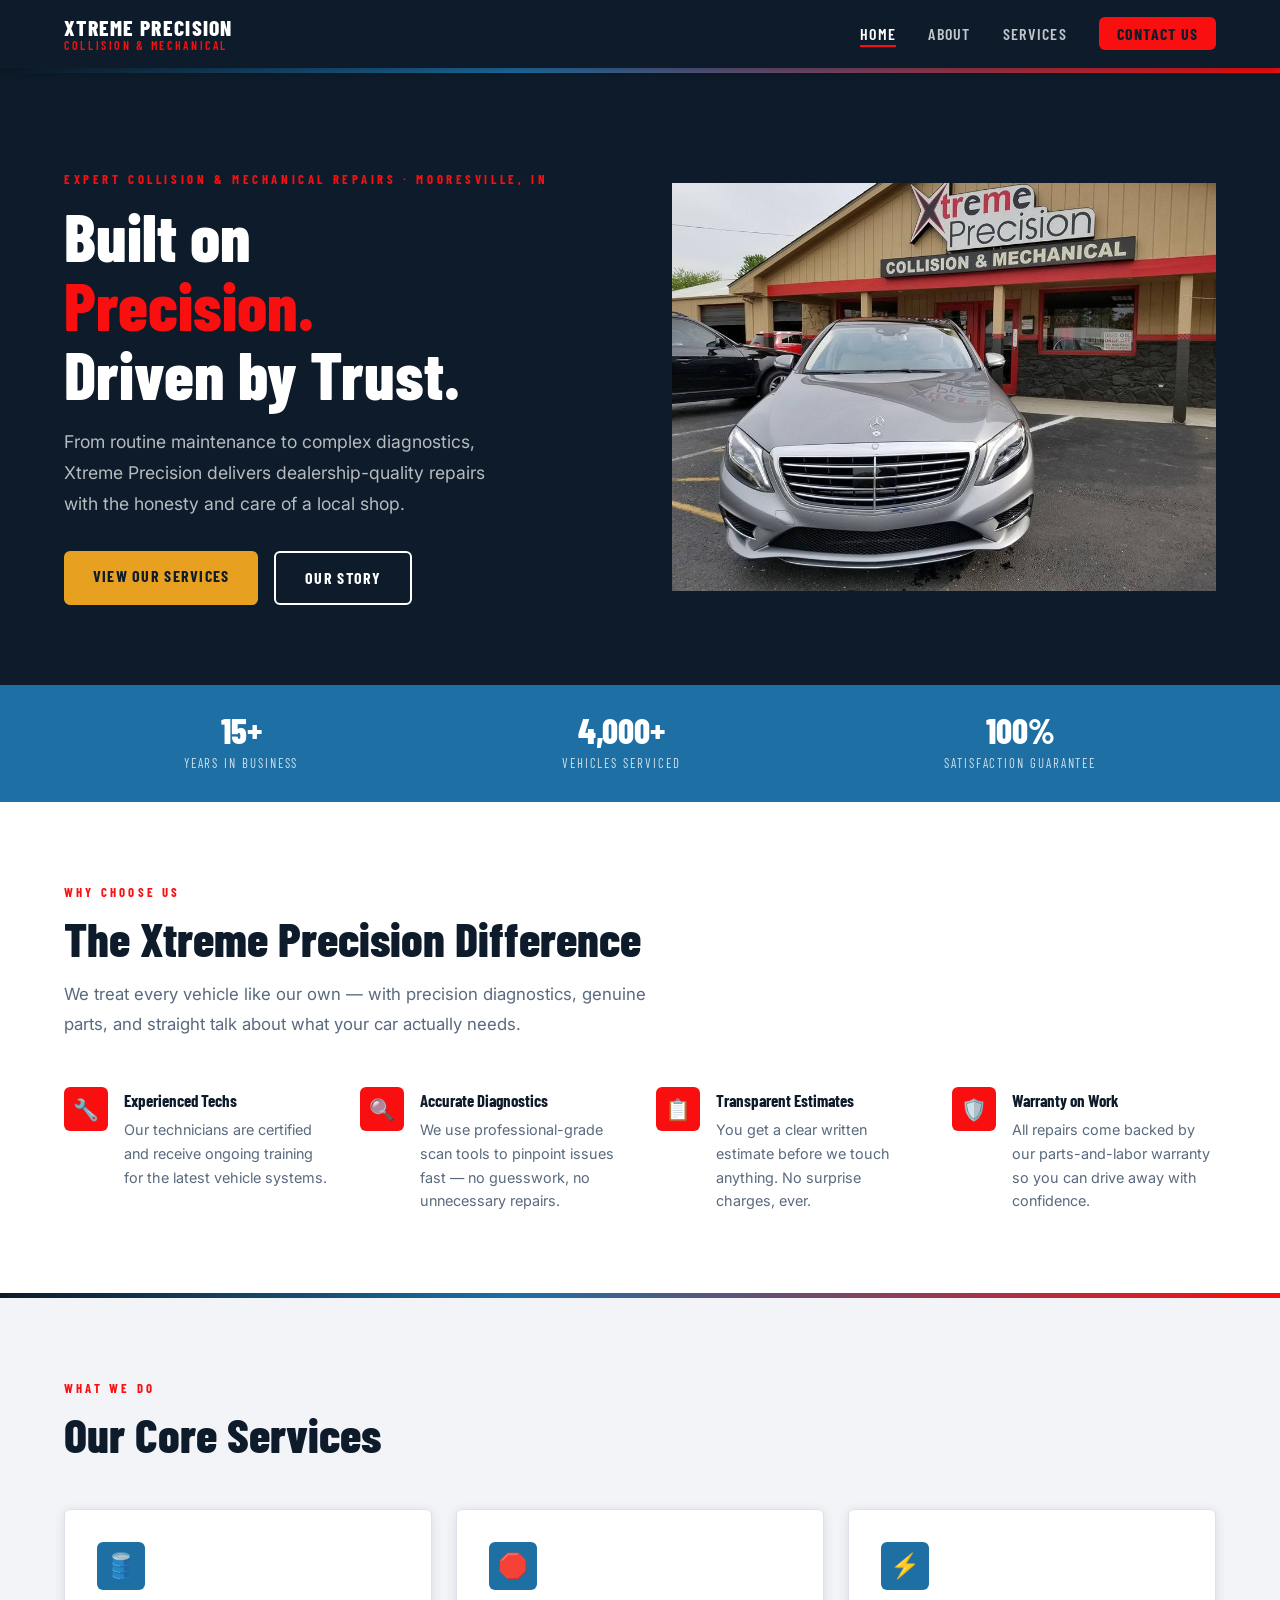
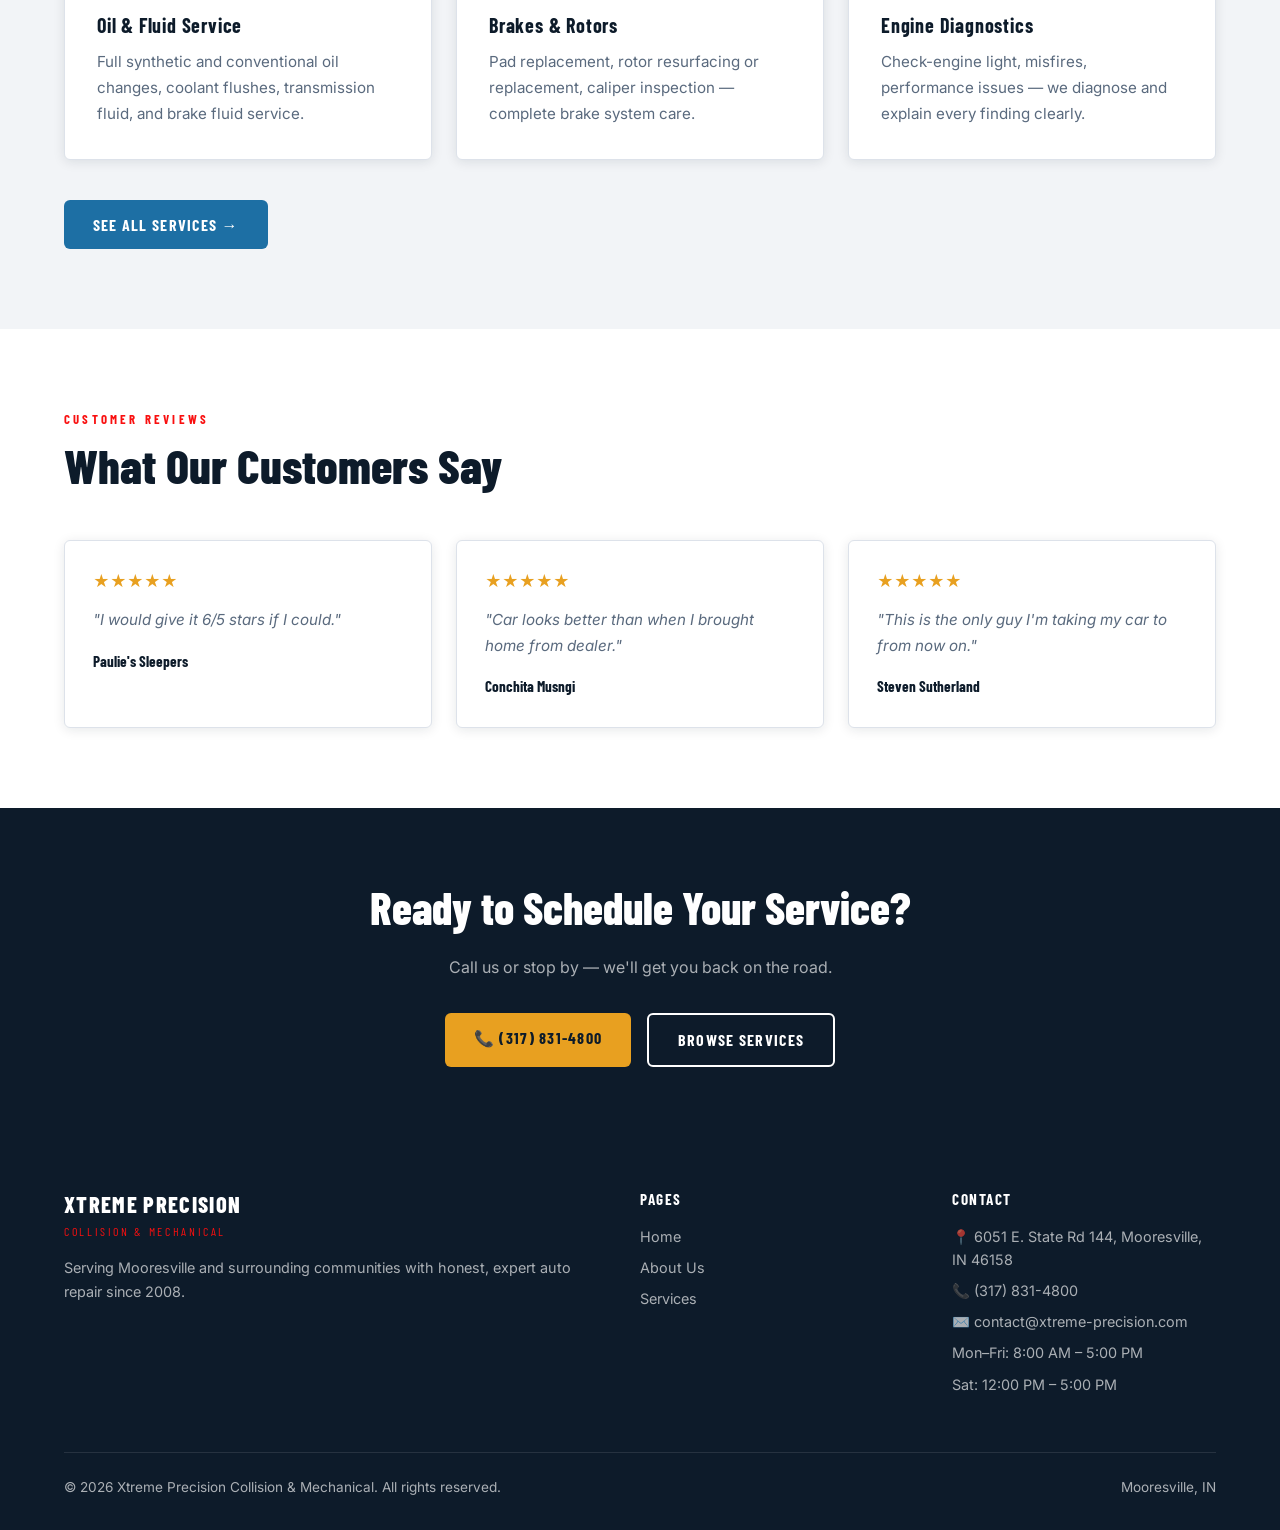
<file: index.html>
<!DOCTYPE html>
<html lang="en">
<head>
  <meta charset="UTF-8" />
  <meta name="viewport" content="width=device-width, initial-scale=1.0" />
  <title>Xtreme Precision Collision & Mechanical — Home</title>
  <link rel="stylesheet" href="style.css" />
  <style>
    /* ── Hero ── */
    .hero {
      background: var(--navy);
      padding: 96px 5% 80px;
      display: grid;
      grid-template-columns: 1fr 1fr;
      gap: 4rem;
      align-items: center;
      min-height: 520px;
    }
    .hero__label {
      font-family: var(--font-head);
      font-size: .8rem;
      font-weight: 700;
      letter-spacing: .28em;
      text-transform: uppercase;
      color: var(--red-bt);
      margin-bottom: .75rem;
    }
    .hero__title {
      font-family: var(--font-head);
      font-weight: 800;
      font-size: clamp(2.6rem, 5.5vw, 4.2rem);
      line-height: 1.02;
      color: var(--white);
      margin-bottom: 1.25rem;
    }
    .hero__title span { color: var(--red-bt); }
    .hero__body {
      font-size: 1.1rem;
      color: rgba(255,255,255,.7);
      line-height: 1.75;
      margin-bottom: 2rem;
      max-width: 440px;
    }
    .hero__actions { display: flex; gap: 1rem; flex-wrap: wrap; }

    /* ── Stats bar ── */
    .stats {
      background: var(--blue);
      display: flex;
      justify-content: space-around;
      flex-wrap: wrap;
      padding: 28px 5%;
      gap: 1.5rem;
    }
    .stat {
      text-align: center;
      color: var(--white);
    }
    .stat__num {
      font-family: var(--font-head);
      font-weight: 800;
      font-size: 2.2rem;
      line-height: 1;
      color: var(--white);
    }
    .stat__label {
      font-family: var(--font-head);
      font-size: .8rem;
      letter-spacing: .15em;
      text-transform: uppercase;
      color: rgba(255,255,255,.8);
      margin-top: .3rem;
    }

    /* ── Why us ── */
    .why-grid {
      display: grid;
      grid-template-columns: repeat(auto-fit, minmax(220px, 1fr));
      gap: 2rem;
      margin-top: 3rem;
    }
    .why-item {
      display: flex;
      gap: 1rem;
      align-items: flex-start;
    }
    .why-item__icon {
      flex-shrink: 0;
      width: 44px; height: 44px;
      background: var(--red-bt);
      border-radius: var(--radius);
      display: flex; align-items: center; justify-content: center;
      font-size: 1.3rem;
    }
    .why-item__title {
      font-family: var(--font-head);
      font-weight: 700;
      font-size: 1.05rem;
      color: var(--navy);
      margin-bottom: .25rem;
    }
    .why-item__body { font-size: .9rem; color: var(--muted); line-height: 1.65; }

    /* ── Services preview ── */
    .services-preview { margin-top: 3rem; }

    /* ── CTA band ── */
    .cta-band {
      background: var(--navy);
      padding: 64px 5%;
      text-align: center;
    }
    .cta-band__title {
      font-family: var(--font-head);
      font-weight: 800;
      font-size: clamp(1.8rem, 3.5vw, 2.8rem);
      color: var(--white);
      margin-bottom: .75rem;
    }
    .cta-band__sub {
      color: rgba(255,255,255,.65);
      font-size: 1rem;
      margin-bottom: 2rem;
    }
    .cta-band__actions { display: flex; gap: 1rem; justify-content: center; flex-wrap: wrap; }

    /* ── Testimonials ── */
    .testimonial-grid {
      display: grid;
      grid-template-columns: repeat(auto-fit, minmax(280px, 1fr));
      gap: 1.5rem;
      margin-top: 3rem;
    }
    .testimonial {
      background: var(--white);
      border: 1px solid var(--border);
      border-radius: var(--radius);
      padding: 1.75rem;
      box-shadow: var(--shadow);
    }
    .testimonial__stars { color: var(--amber); font-size: 1rem; margin-bottom: .75rem; }
    .testimonial__text { font-size: .95rem; color: var(--muted); line-height: 1.7; margin-bottom: 1rem; font-style: italic; }
    .testimonial__name { font-family: var(--font-head); font-weight: 700; font-size: .95rem; color: var(--navy); }

    @media (max-width: 768px) {
      .hero { grid-template-columns: 1fr; gap: 2rem; min-height: auto; }
      .hero__visual { display: none; }
    }
    @media (max-width: 540px) {
      .hero {
        padding: 48px 6% 48px;
    }
    @media (max-width: 480px) {
      .stats { justify-content: space-evenly; }
      .stat { min-width: 40%; }
    }
  </style>
  <link rel="icon" type="image/x-icon" href="img/favicon.ico" />
  <link rel="icon" type="image/png" sizes="32x32" href="img/favicon-32x32.png" />
  <link rel="icon" type="image/png" sizes="16x16" href="img/favicon-16x16.png" />
  <link rel="apple-touch-icon" sizes="180x180" href="img/apple-touch-icon.png" />
  <link rel="android-192" sizes="192x192" href="img/android-chrome-192x192.png" />
  <link rel="android-512" sizes="512x512" href="img/android-chrome-512x512.png" />
  <link rel="manifest" href="img/site.webmanifest" />
</head>
<body>

  <!-- Navigation -->
  <nav class="nav">
    <a href="index.html" class="nav__logo">
      <span class="nav__logo-top">Xtreme Precision</span>
      <span class="nav__logo-sub">Collision & Mechanical</span>
    </a>
    <ul class="nav__links">
      <li><a href="index.html" class="active">Home</a></li>
      <li><a href="about.html" class="hide-sm">About</a></li>
      <li><a href="services.html">Services</a></li>
      <li><a href="tel:+13178314800" class="nav__cta">Contact Us</a></li>
    </ul>
    <button class="nav__toggle" onclick="this.closest('nav').querySelector('.nav__links').classList.toggle('open')" aria-label="Menu">
      <span></span><span></span><span></span>
    </button>
  </nav>

  <!-- Precision stripe -->
  <div class="stripe"></div>

  <!-- Hero -->
  <section class="hero">
    <div class="hero__content">
      <p class="hero__label">Expert Collision & Mechanical Repairs · Mooresville, IN</p>
      <h1 class="hero__title">Built on<br><span>Precision.</span><br>Driven by Trust.</h1>
      <p class="hero__body">
        From routine maintenance to complex diagnostics, Xtreme Precision delivers
        dealership-quality repairs with the honesty and care of a local shop.
      </p>
      <div class="hero__actions">
        <a href="services.html" class="btn btn--amber">View Our Services</a>
        <a href="about.html" class="btn btn--outline">Our Story</a>
      </div>
    </div>
    <div class="hero__visual" aria-hidden="true">
      <img src="img/pic_mercedes.jpg" alt="mercedes"/>
      
      <!-- Decorative SVG gear / wrench graphic -->
      <!-- svg viewBox="0 0 320 320" fill="none" xmlns="http://www.w3.org/2000/svg" style="max-width:320px;opacity:.18;">
        <circle cx="160" cy="160" r="140" stroke="#1D6FA4" stroke-width="2"/>
        <circle cx="160" cy="160" r="100" stroke="#E8A020" stroke-width="1.5" stroke-dasharray="8 6"/>
        <circle cx="160" cy="160" r="40" fill="#1D6FA4" opacity=".6"/>
        <path d="M160 60 L170 100 L160 110 L150 100Z" fill="#E8A020"/>
        <path d="M160 260 L170 220 L160 210 L150 220Z" fill="#E8A020"/>
        <path d="M60 160 L100 170 L110 160 L100 150Z" fill="#E8A020"/>
        <path d="M260 160 L220 170 L210 160 L220 150Z" fill="#E8A020"/>
        <path d="M90 90 L118 120 L112 130 L100 122Z" fill="#1D6FA4"/>
        <path d="M230 230 L202 200 L208 190 L220 198Z" fill="#1D6FA4"/>
        <path d="M90 230 L118 200 L130 206 L122 218Z" fill="#1D6FA4"/>
        <path d="M230 90 L202 120 L190 114 L198 102Z" fill="#1D6FA4"/>
      <svg-->
    </div>
  </section>

  <!-- Stats bar -->
  <div class="stats">
    <div class="stat">
      <div class="stat__num">15+</div>
      <div class="stat__label">Years in Business</div>
    </div>
    <div class="stat">
      <div class="stat__num">4,000+</div>
      <div class="stat__label">Vehicles Serviced</div>
    </div>
    <div class="stat">
      <div class="stat__num">100%</div>
      <div class="stat__label">Satisfaction Guarantee</div>
    </div>
  </div>

  <!-- Why Us -->
  <section class="section">
    <p class="section__label">Why Choose Us</p>
    <h2 class="section__title">The Xtreme Precision Difference</h2>
    <p class="section__body">We treat every vehicle like our own — with precision diagnostics, genuine parts, and straight talk about what your car actually needs.</p>
    <div class="why-grid">
      <div class="why-item">
        <div class="why-item__icon">🔧</div>
        <div>
          <div class="why-item__title">Experienced Techs</div>
          <p class="why-item__body">Our technicians are certified and receive ongoing training for the latest vehicle systems.</p>
        </div>
      </div>
      <div class="why-item">
        <div class="why-item__icon">🔍</div>
        <div>
          <div class="why-item__title">Accurate Diagnostics</div>
          <p class="why-item__body">We use professional-grade scan tools to pinpoint issues fast — no guesswork, no unnecessary repairs.</p>
        </div>
      </div>
      <div class="why-item">
        <div class="why-item__icon">📋</div>
        <div>
          <div class="why-item__title">Transparent Estimates</div>
          <p class="why-item__body">You get a clear written estimate before we touch anything. No surprise charges, ever.</p>
        </div>
      </div>
      <div class="why-item">
        <div class="why-item__icon">🛡️</div>
        <div>
          <div class="why-item__title">Warranty on Work</div>
          <p class="why-item__body">All repairs come backed by our parts-and-labor warranty so you can drive away with confidence.</p>
        </div>
      </div>
    </div>
  </section>

  <div class="stripe"></div>

  <!-- Services Preview -->
  <section class="section section--silver">
    <p class="section__label">What We Do</p>
    <h2 class="section__title">Our Core Services</h2>
    <div class="card-grid card-grid--3 services-preview">
      <div class="card">
        <div class="card__icon">🛢️</div>
        <div class="card__title">Oil & Fluid Service</div>
        <p class="card__body">Full synthetic and conventional oil changes, coolant flushes, transmission fluid, and brake fluid service.</p>
      </div>
      <div class="card">
        <div class="card__icon">🛑</div>
        <div class="card__title">Brakes & Rotors</div>
        <p class="card__body">Pad replacement, rotor resurfacing or replacement, caliper inspection — complete brake system care.</p>
      </div>
      <div class="card">
        <div class="card__icon">⚡</div>
        <div class="card__title">Engine Diagnostics</div>
        <p class="card__body">Check-engine light, misfires, performance issues — we diagnose and explain every finding clearly.</p>
      </div>
    </div>
    <div style="margin-top:2.5rem;">
      <a href="services.html" class="btn btn--blue">See All Services →</a>
    </div>
  </section>

  <!-- Testimonials -->
  <section class="section">
    <p class="section__label">Customer Reviews</p>
    <h2 class="section__title">What Our Customers Say</h2>
    <div class="testimonial-grid">
      <div class="testimonial">
        <div class="testimonial__stars">★★★★★</div>
        <p class="testimonial__text">"I would give it 6/5 stars if I could."</p>
        <div class="testimonial__name">Paulie's Sleepers</div>
      </div>
      <div class="testimonial">
        <div class="testimonial__stars">★★★★★</div>
        <p class="testimonial__text">"Car looks better than when I brought home from dealer."</p>
        <div class="testimonial__name">Conchita Musngi</div>
      </div>
      <div class="testimonial">
        <div class="testimonial__stars">★★★★★</div>
        <p class="testimonial__text">"This is the only guy I'm taking my car to from now on."</p>
        <div class="testimonial__name">Steven Sutherland</div>
      </div>
    </div>
  </section>

  <!-- CTA Band -->
  <div class="cta-band">
    <h2 class="cta-band__title">Ready to Schedule Your Service?</h2>
    <p class="cta-band__sub">Call us or stop by — we'll get you back on the road.</p>
    <div class="cta-band__actions">
      <a href="tel:+13178314800" class="btn btn--amber">📞 (317) 831-4800</a>
      <a href="services.html" class="btn btn--outline">Browse Services</a>
    </div>
  </div>

  <!-- Footer -->
  <footer class="footer">
    <div class="footer__grid">
      <div>
        <div class="footer__brand-name">Xtreme Precision</div>
        <div class="footer__brand-tag">Collision & Mechanical</div>
        <p class="footer__desc">Serving Mooresville and surrounding communities with honest, expert auto repair since 2008.</p>
      </div>
      <div>
        <div class="footer__col-title">Pages</div>
        <ul class="footer__col">
          <li><a href="index.html">Home</a></li>
          <li><a href="about.html">About Us</a></li>
          <li><a href="services.html">Services</a></li>
        </ul>
      </div>
      <div>
        <div class="footer__col-title">Contact</div>
        <ul class="footer__col">
          <li>📍 6051 E. State Rd 144, Mooresville, IN 46158</li>
          <li>📞 (317) 831-4800</li>
          <li>✉️ contact@xtreme-precision.com</li>
          <li>Mon–Fri: 8:00 AM – 5:00 PM</li>
          <li>Sat: 12:00 PM – 5:00 PM</li>
        </ul>
      </div>
    </div>
    <div class="footer__bottom">
      <span>© 2026 Xtreme Precision Collision & Mechanical. All rights reserved.</span>
      <span>Mooresville, IN</span>
    </div>
  </footer>

</body>
</html>
</file>
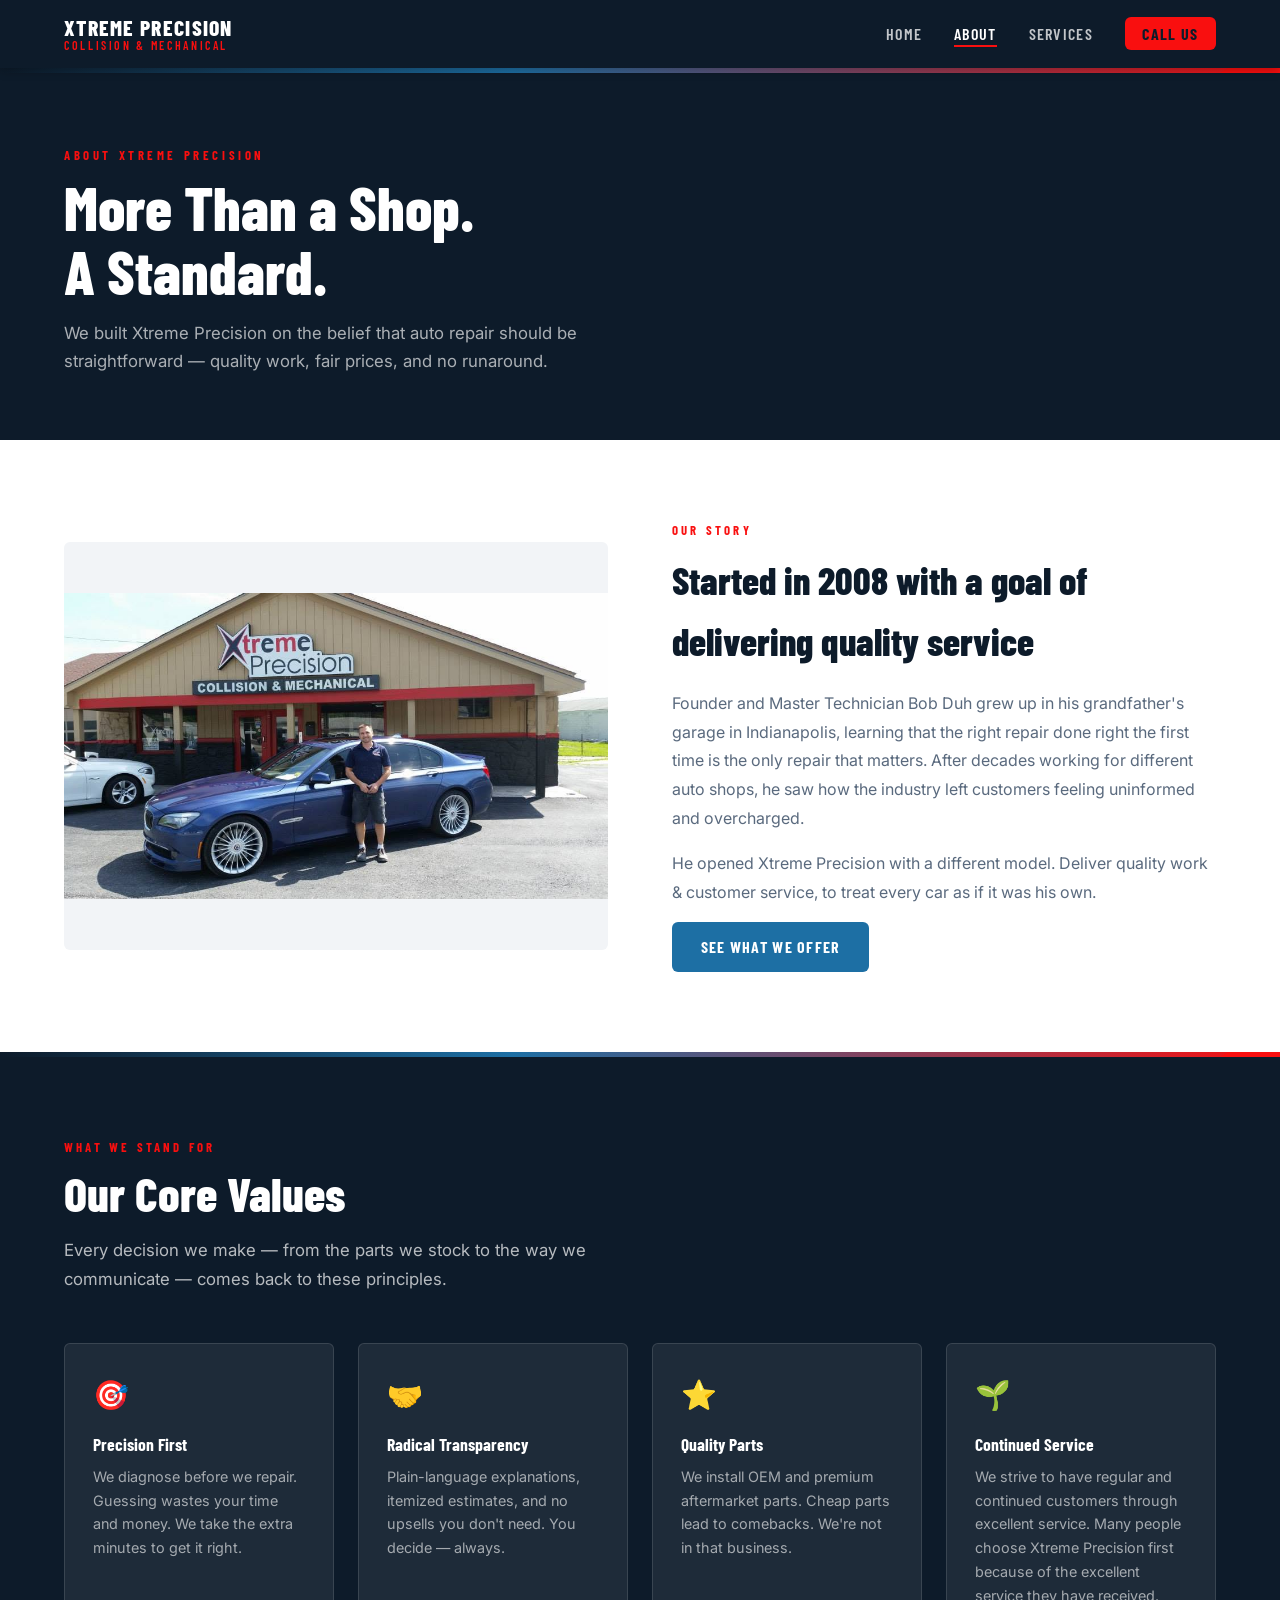
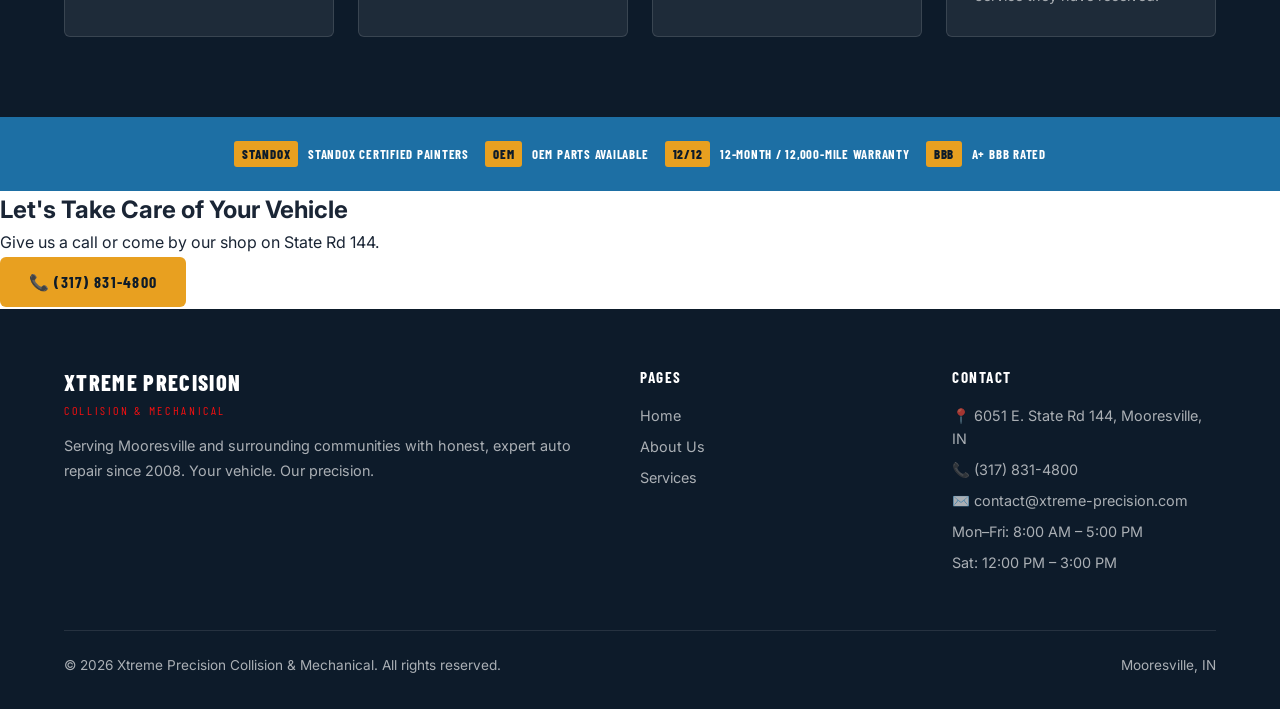
<file: about.html>
<!DOCTYPE html>
<html lang="en">
<head>
  <meta charset="UTF-8" />
  <meta name="viewport" content="width=device-width, initial-scale=1.0" />
  <title>Xtreme Precision Collision & Mechanical — About Us</title>
  <link rel="stylesheet" href="style.css" />
  <style>
    /* ── Page hero ── */
    .page-hero {
      background: var(--navy);
      padding: 72px 5% 64px;
    }
    .page-hero__label {
      font-family: var(--font-head);
      font-size: .8rem;
      font-weight: 700;
      letter-spacing: .28em;
      text-transform: uppercase;
      color: var(--red-bt);
      margin-bottom: .6rem;
    }
    .page-hero__title {
      font-family: var(--font-head);
      font-weight: 800;
      font-size: clamp(2.4rem, 5vw, 3.8rem);
      color: var(--white);
      line-height: 1.05;
      margin-bottom: 1rem;
    }
    .page-hero__sub {
      font-size: 1.05rem;
      color: rgba(255,255,255,.65);
      max-width: 520px;
      line-height: 1.7;
    }

    /* ── Story split ── */
    .story {
      display: grid;
      grid-template-columns: 1fr 1fr;
      gap: 4rem;
      align-items: center;
    }
    .story__img-wrap {
      background: var(--silver);
      border-radius: var(--radius);
      overflow: hidden;
      aspect-ratio: 4/3;
      display: flex;
      align-items: center;
      justify-content: center;
    }
    .story__img-placeholder {
      font-size: 5rem;
      opacity: 1;
    }
    .story__title {
      font-family: var(--font-head);
      font-weight: 800;
      font-size: clamp(1.8rem, 3vw, 2.5rem);
      color: var(--navy);
      margin-bottom: 1rem;
    }
    .story__body {
      font-size: 1rem;
      color: var(--muted);
      line-height: 1.8;
      margin-bottom: 1rem;
    }

    /* ── Values ── */
    .values-grid {
      display: grid;
      grid-template-columns: repeat(auto-fit, minmax(220px, 1fr));
      gap: 1.5rem;
      margin-top: 3rem;
    }
    .value-card {
      background: rgba(255,255,255,.07);
      border: 1px solid rgba(255,255,255,.12);
      border-radius: var(--radius);
      padding: 1.75rem;
      transition: background .2s;
    }
    .value-card:hover { background: rgba(255,255,255,.12); }
    .value-card__icon { font-size: 1.8rem; margin-bottom: .8rem; }
    .value-card__title {
      font-family: var(--font-head);
      font-weight: 700;
      font-size: 1.1rem;
      color: var(--white);
      margin-bottom: .4rem;
    }
    .value-card__body { font-size: .9rem; color: rgba(255,255,255,.6); line-height: 1.65; }

    /* ── Team ── */
    .team-grid {
      display: grid;
      grid-template-columns: repeat(auto-fit, minmax(240px, 1fr));
      gap: 1.5rem;
      margin-top: 3rem;
    }
    .team-card {
      background: var(--white);
      border: 1px solid var(--border);
      border-radius: var(--radius);
      overflow: hidden;
      box-shadow: var(--shadow);
      transition: transform .2s, box-shadow .2s;
    }
    .team-card:hover { transform: translateY(-3px); box-shadow: var(--shadow-lg); }
    .team-card__avatar {
      background: var(--silver);
      height: 160px;
      display: flex;
      align-items: center;
      justify-content: center;
      font-size: 3.5rem;
    }
    .team-card__info { padding: 1.25rem; }
    .team-card__name {
      font-family: var(--font-head);
      font-weight: 700;
      font-size: 1.1rem;
      color: var(--navy);
    }
    .team-card__role {
      font-size: .85rem;
      color: var(--blue);
      font-weight: 600;
      margin-bottom: .4rem;
    }
    .team-card__bio { font-size: .875rem; color: var(--muted); line-height: 1.6; }

    /* ── Certifications bar ── */
    .cert-bar {
      background: var(--blue);
      padding: 32px 5%;
      display: flex;
      flex-wrap: wrap;
      gap: 2rem;
      align-items: center;
      justify-content: center;
    }
    .cert-item {
      display: flex;
      align-items: center;
      gap: .6rem;
      color: var(--white);
      font-family: var(--font-head);
      font-weight: 700;
      font-size: .95rem;
      letter-spacing: .06em;
      text-transform: uppercase;
    }
    .cert-item__badge {
      background: var(--amber);
      color: var(--navy);
      font-family: var(--font-head);
      font-weight: 800;
      font-size: .8rem;
      padding: .2rem .5rem;
      border-radius: 3px;
    }

    @media (max-width: 768px) {
      .story { grid-template-columns: 1fr; gap: 2rem; }
      .story__img-wrap { display: none; }
    }
    @media (max-width: 540px) {
    .page-hero {
      padding: 40px 6% 36px; }
    }
    .cert-bar {
      gap: 1rem;
      padding: 24px 5%;
    }
    .cert-item {
    font-size: .8rem;
    }
  </style>
  <link rel="icon" type="image/x-icon" href="img/favicon.ico" />
  <link rel="icon" type="image/png" sizes="32x32" href="img/favicon-32x32.png" />
  <link rel="icon" type="image/png" sizes="16x16" href="img/favicon-16x16.png" />
  <link rel="apple-touch-icon" sizes="180x180" href="img/apple-touch-icon.png" />
  <link rel="android-192" sizes="192x192" href="img/android-chrome-192x192.png" />
  <link rel="android-512" sizes="512x512" href="img/android-chrome-512x512.png" />
  <link rel="manifest" href="img/site.webmanifest" />
</head>
<body>

  <!-- Navigation -->
  <nav class="nav">
    <a href="index.html" class="nav__logo">
      <span class="nav__logo-top">Xtreme Precision</span>
      <span class="nav__logo-sub">Collision & Mechanical</span>
    </a>
    <ul class="nav__links">
      <li><a href="index.html">Home</a></li>
      <li><a href="about.html" class="active hide-sm">About</a></li>
      <li><a href="services.html">Services</a></li>
      <li><a href="tel:+13178314800" class="nav__cta">Call Us</a></li>
    </ul>
    <button class="nav__toggle" onclick="this.closest('nav').querySelector('.nav__links').classList.toggle('open')" aria-label="Menu">
      <span></span><span></span><span></span>
    </button>
  </nav>
  <div class="stripe"></div>

  <!-- Page Hero -->
  <section class="page-hero">
    <p class="page-hero__label">About Xtreme Precision</p>
    <h1 class="page-hero__title">More Than a Shop.<br>A Standard.</h1>
    <p class="page-hero__sub">We built Xtreme Precision on the belief that auto repair should be straightforward — quality work, fair prices, and no runaround.</p>
  </section>

  <!-- Our Story -->
  <section class="section">
    <div class="story">
      <div class="story__img-wrap" aria-hidden="true">
        <span class="story__img-placeholder"><img src="img/pic_bob.jpg" alt="Bob Duh 2013"/></span>
      </div>
      <div>
        <p class="section__label">Our Story</p>
        <h2 class="story__title">Started in 2008 with a goal of delivering quality service</h2>
        <p class="story__body">Founder and Master Technician Bob Duh grew up in his grandfather's garage in Indianapolis, learning that the right repair done right the first time is the only repair that matters. After decades working for different auto shops, he saw how the industry left customers feeling uninformed and overcharged.</p>
        <p class="story__body">He opened Xtreme Precision with a different model. Deliver quality work & customer service, to treat every car as if it was his own.</p>
        <a href="services.html" class="btn btn--blue">See What We Offer</a>
      </div>
    </div>
  </section>

  <div class="stripe"></div>

  <!-- Core Values -->
  <section class="section section--navy">
    <p class="section__label">What We Stand For</p>
    <h2 class="section__title">Our Core Values</h2>
    <p class="section__body">Every decision we make — from the parts we stock to the way we communicate — comes back to these principles.</p>
    <div class="values-grid">
      <div class="value-card">
        <div class="value-card__icon">🎯</div>
        <div class="value-card__title">Precision First</div>
        <p class="value-card__body">We diagnose before we repair. Guessing wastes your time and money. We take the extra minutes to get it right.</p>
      </div>
      <div class="value-card">
        <div class="value-card__icon">🤝</div>
        <div class="value-card__title">Radical Transparency</div>
        <p class="value-card__body">Plain-language explanations, itemized estimates, and no upsells you don't need. You decide — always.</p>
      </div>
      <div class="value-card">
        <div class="value-card__icon">⭐</div>
        <div class="value-card__title">Quality Parts</div>
        <p class="value-card__body">We install OEM and premium aftermarket parts. Cheap parts lead to comebacks. We're not in that business.</p>
      </div>
      <div class="value-card">
        <div class="value-card__icon">🌱</div>
        <div class="value-card__title">Continued Service</div>
        <p class="value-card__body">We strive to have regular and continued customers through excellent service. Many people choose Xtreme Precision first because of the excellent service they have received.</p>
      </div>
    </div>
  </section>

  <!-- Certifications -->
  <div class="cert-bar">
    <div class="cert-item"><span class="cert-item__badge">Standox</span> Standox Certified Painters</div>
    <div class="cert-item"><span class="cert-item__badge">OEM</span> OEM Parts Available</div>
    <div class="cert-item"><span class="cert-item__badge">12/12</span> 12-Month / 12,000-Mile Warranty</div>
    <div class="cert-item"><span class="cert-item__badge">BBB</span> A+ BBB Rated</div>
  </div>

  <!-- CTA Band -->
  <div class="cta-band">
    <h2 class="cta-band__title">Let's Take Care of Your Vehicle</h2>
    <p class="cta-band__sub">Give us a call or come by our shop on State Rd 144.</p>
    <div class="cta-band__actions">
      <a href="tel:+13178314800" class="btn btn--amber">📞 (317) 831-4800</a>
      <a href="services.html" class="btn btn--outline">View Services</a>
    </div>
  </div>

  <!-- Footer -->
  <footer class="footer">
    <div class="footer__grid">
      <div>
        <div class="footer__brand-name">Xtreme Precision</div>
        <div class="footer__brand-tag">Collision & Mechanical</div>
        <p class="footer__desc">Serving Mooresville and surrounding communities with honest, expert auto repair since 2008. Your vehicle. Our precision.</p>
      </div>
      <div>
        <div class="footer__col-title">Pages</div>
        <ul class="footer__col">
          <li><a href="index.html">Home</a></li>
          <li><a href="about.html">About Us</a></li>
          <li><a href="services.html">Services</a></li>
        </ul>
      </div>
      <div>
        <div class="footer__col-title">Contact</div>
        <ul class="footer__col">
          <li>📍 6051 E. State Rd 144, Mooresville, IN</li>
          <li>📞 (317) 831-4800</li>
          <li>✉️ contact@xtreme-precision.com</li>
          <li>Mon–Fri: 8:00 AM – 5:00 PM</li>
          <li>Sat: 12:00 PM – 3:00 PM</li>
        </ul>
      </div>
    </div>
    <div class="footer__bottom">
      <span>© 2026 Xtreme Precision Collision & Mechanical. All rights reserved.</span>
      <span>Mooresville, IN</span>
    </div>
  </footer>

</body>
</html>
</file>
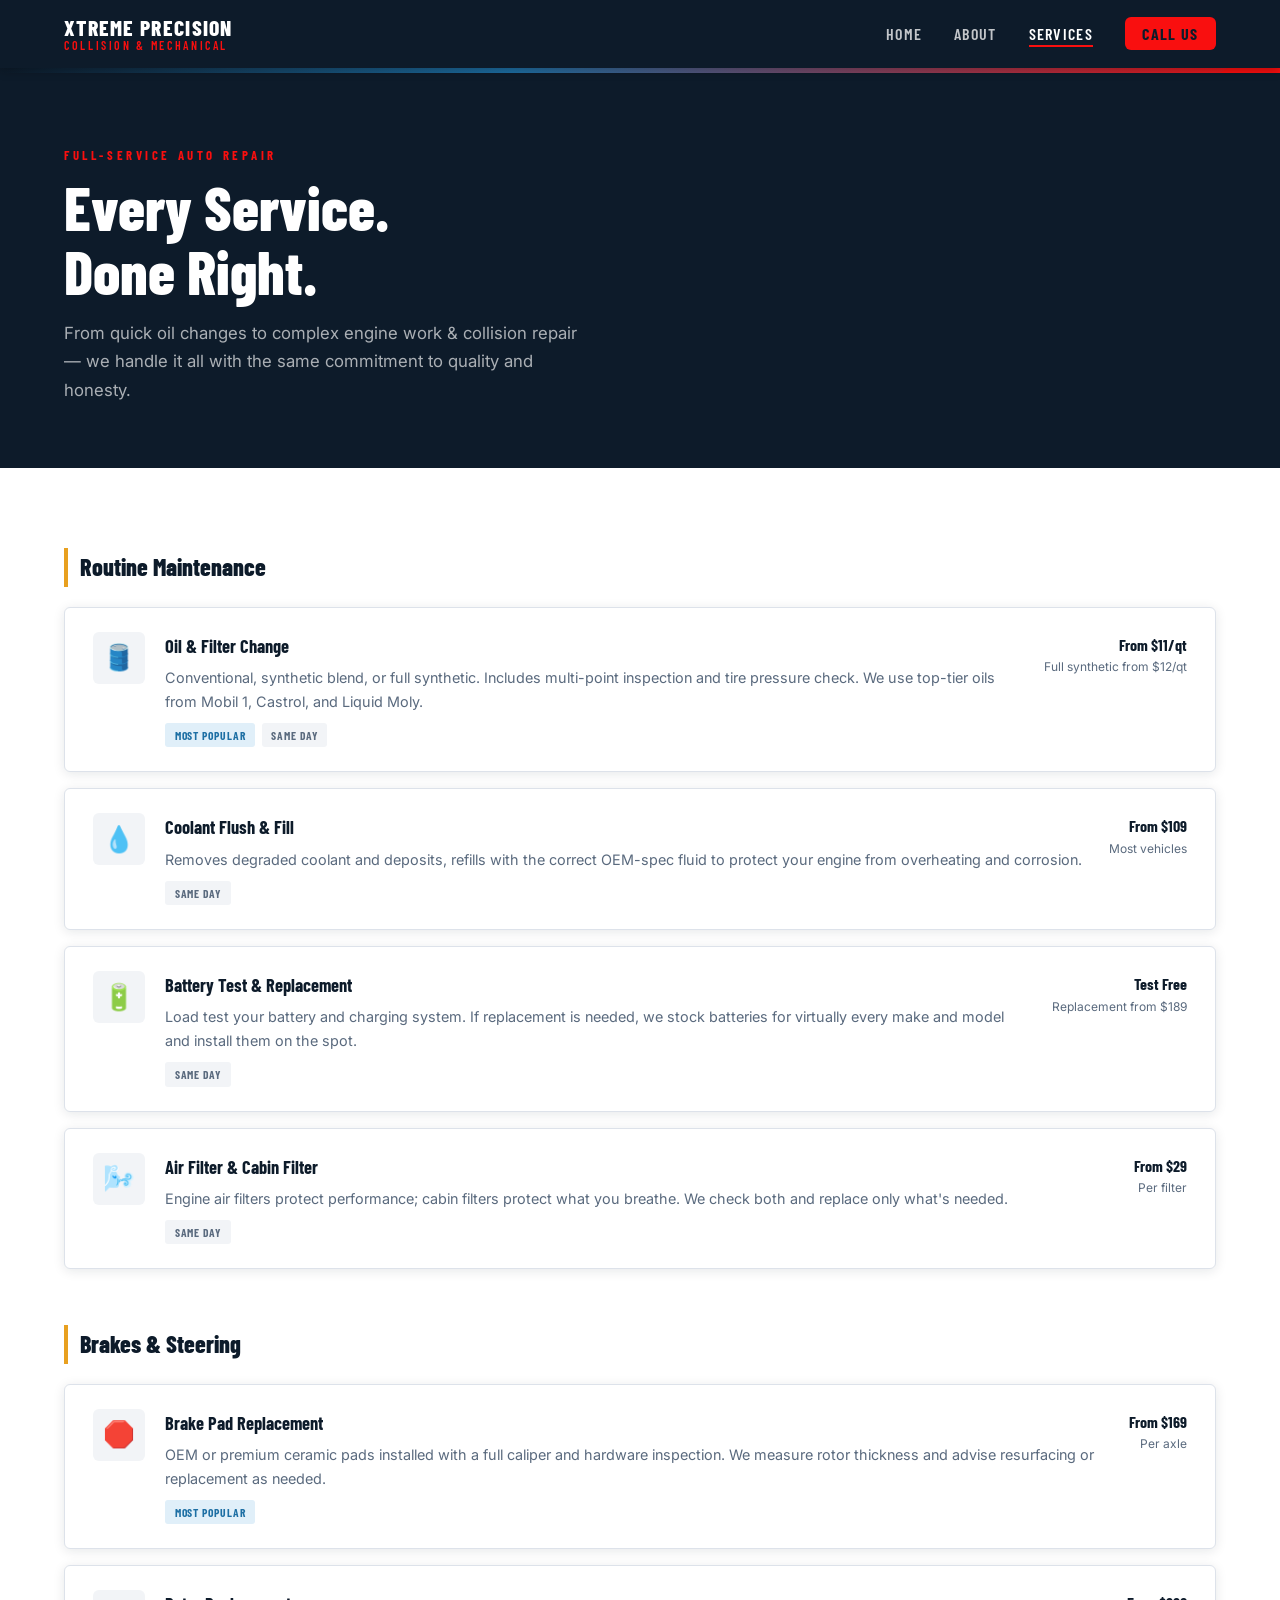
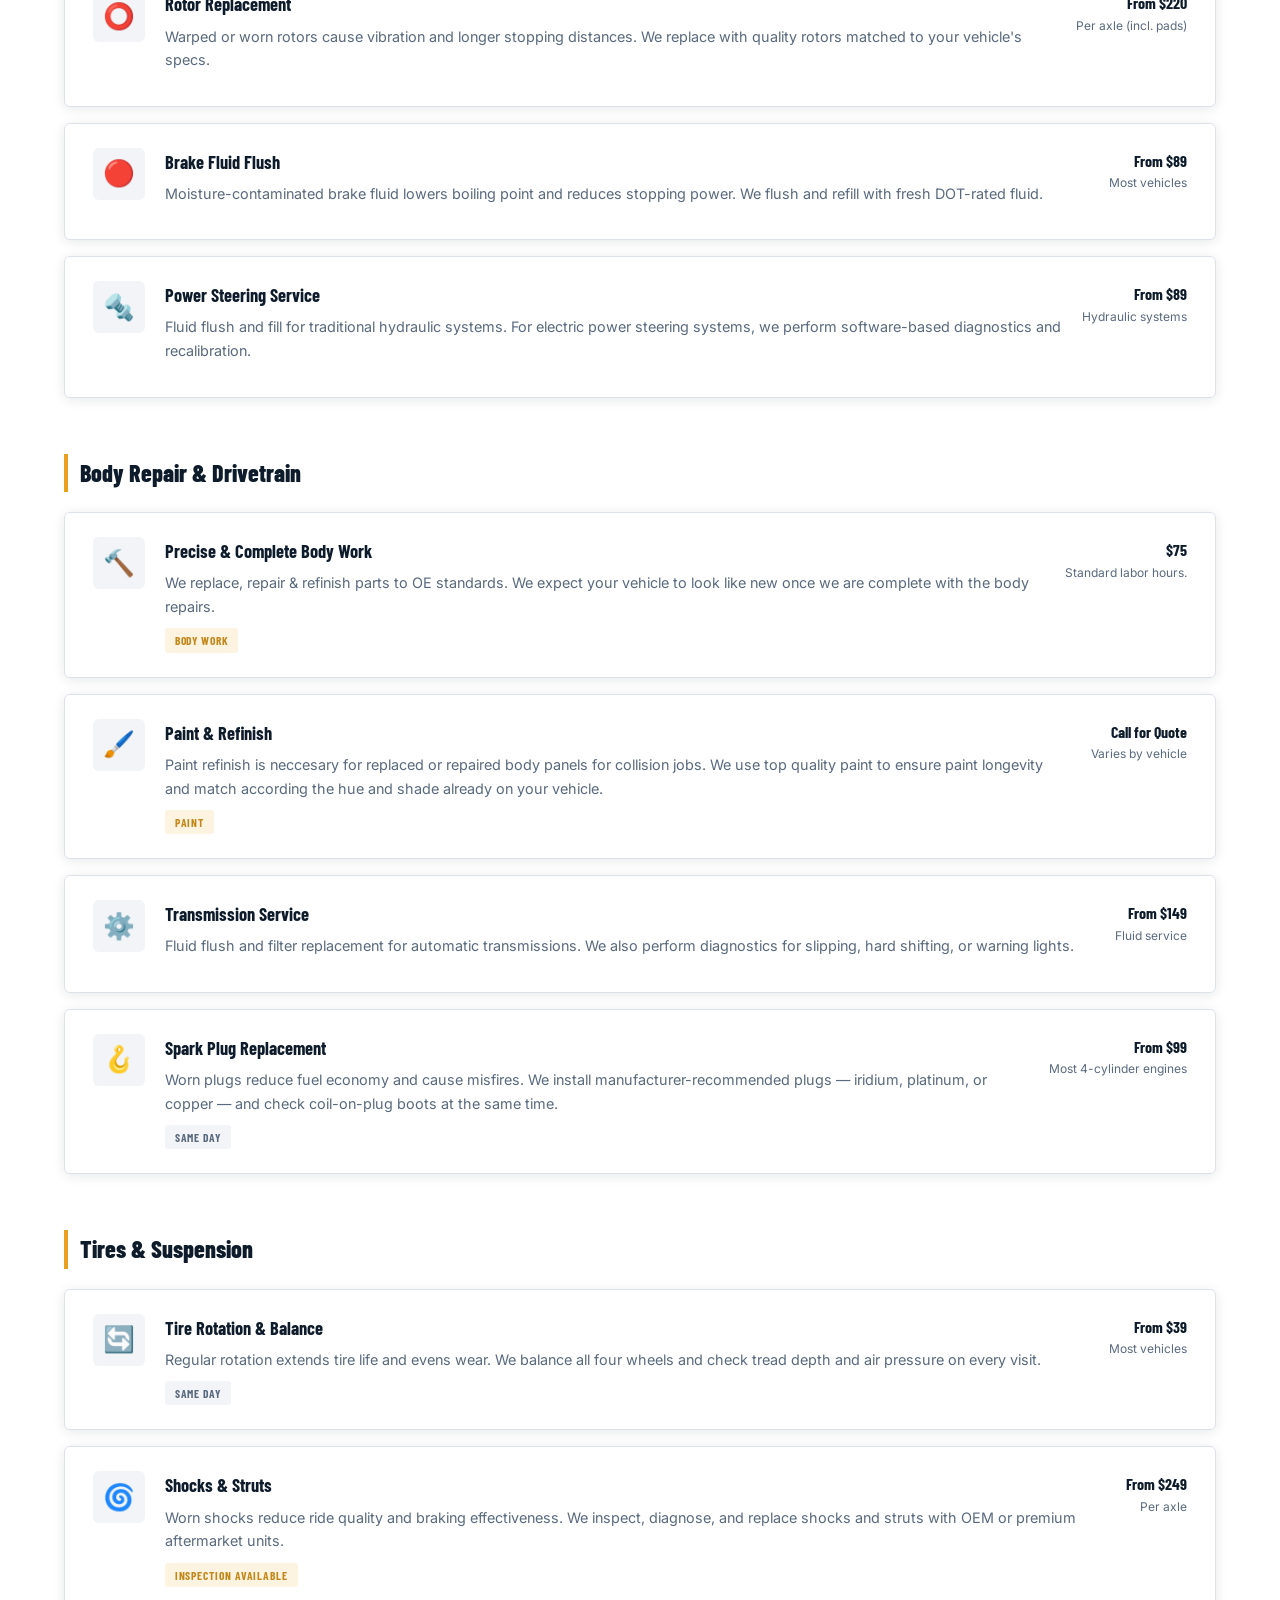
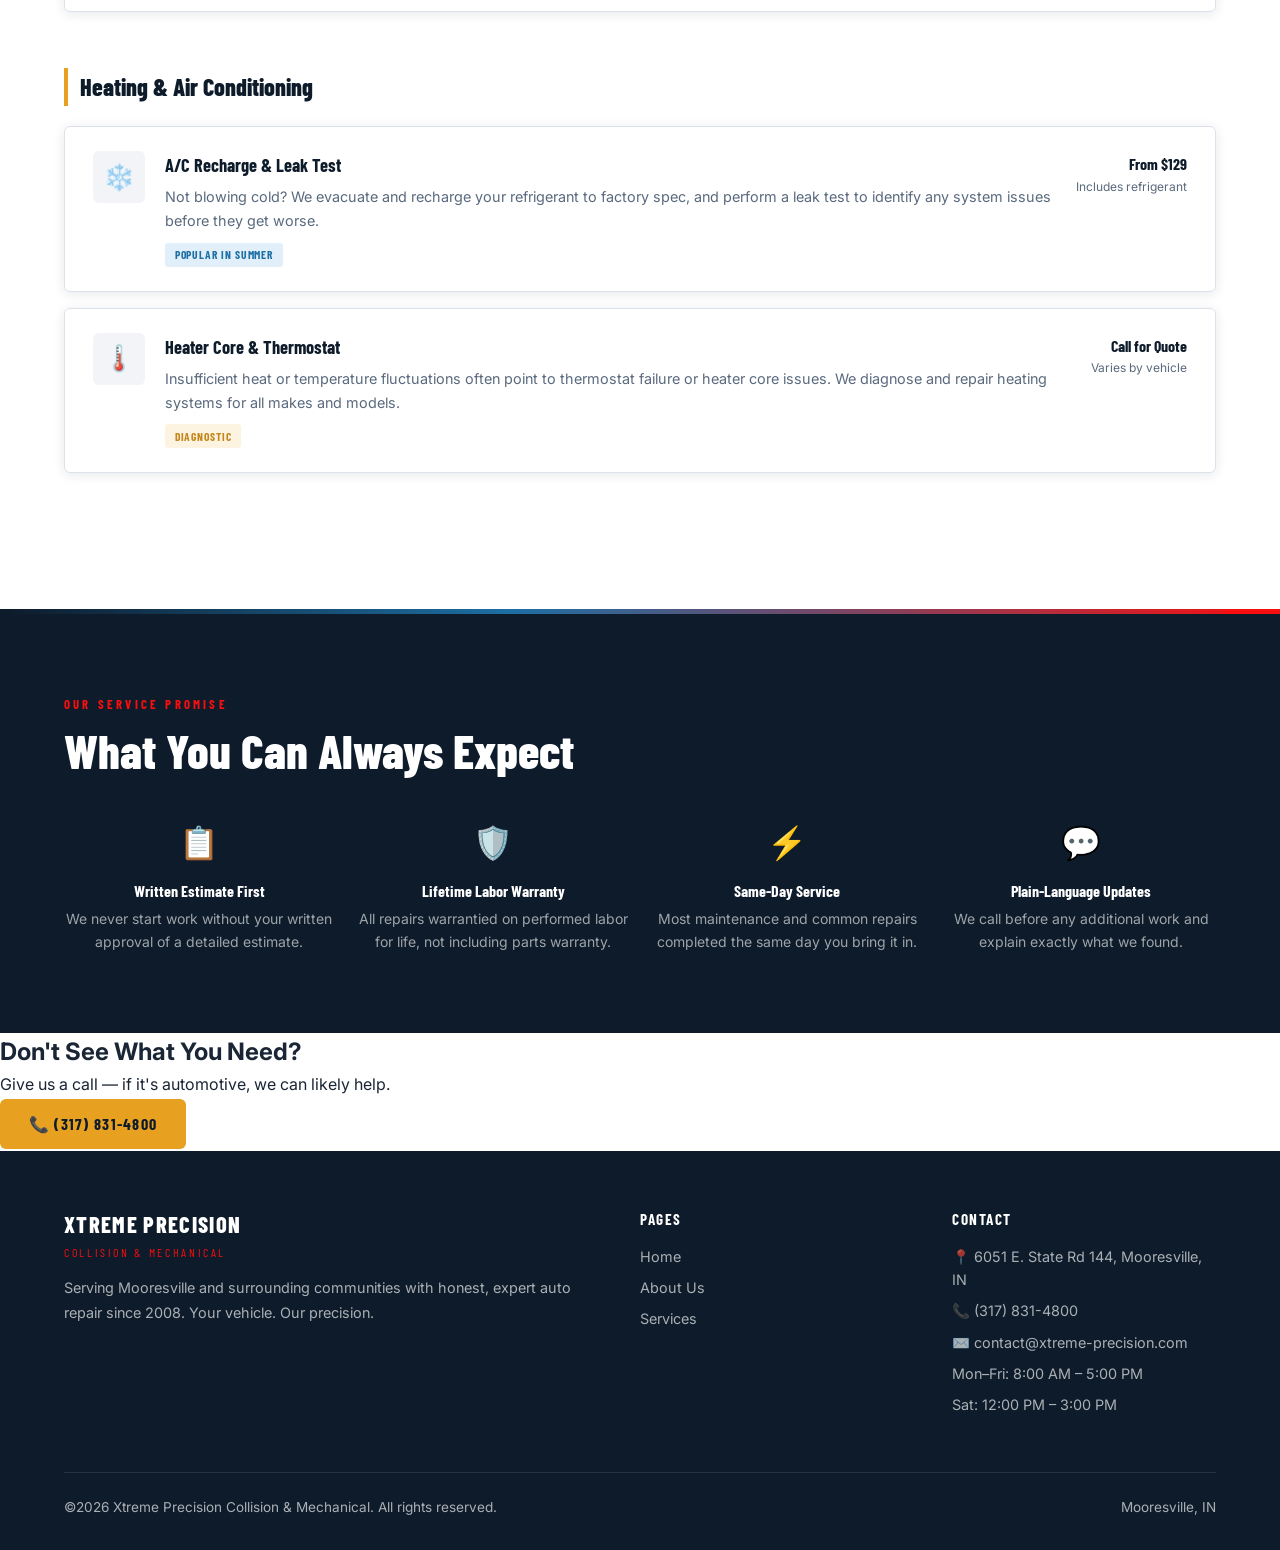
<file: services.html>
<!DOCTYPE html>
<html lang="en">
<head>
  <meta charset="UTF-8" />
  <meta name="viewport" content="width=device-width, initial-scale=1.0" />
  <title>Xtreme Precision Collision & Mechanical — Services</title>
  <link rel="stylesheet" href="style.css" />
  <style>
    /* ── Page hero ── */
    .page-hero {
      background: var(--navy);
      padding: 72px 5% 64px;
    }
    .page-hero__label {
      font-family: var(--font-head);
      font-size: .8rem;
      font-weight: 700;
      letter-spacing: .28em;
      text-transform: uppercase;
      color: var(--red-bt);
      margin-bottom: .6rem;
    }
    .page-hero__title {
      font-family: var(--font-head);
      font-weight: 800;
      font-size: clamp(2.4rem, 5vw, 3.8rem);
      color: var(--white);
      line-height: 1.05;
      margin-bottom: 1rem;
    }
    .page-hero__sub {
      font-size: 1.05rem;
      color: rgba(255,255,255,.65);
      max-width: 520px;
      line-height: 1.7;
    }

    /* ── Filter tabs ── */
    .filter-bar {
      display: flex;
      flex-wrap: wrap;
      gap: .6rem;
      margin-bottom: 2.5rem;
    }
    .filter-btn {
      font-family: var(--font-head);
      font-weight: 700;
      font-size: .85rem;
      letter-spacing: .08em;
      text-transform: uppercase;
      padding: .4rem 1rem;
      border-radius: 20px;
      border: 2px solid var(--border);
      background: transparent;
      color: var(--muted);
      cursor: pointer;
      transition: all .2s;
    }
    .filter-btn:hover,
    .filter-btn.active {
      background: var(--navy);
      border-color: var(--navy);
      color: var(--white);
    }

    /* ── Service cards (expanded) ── */
    .service-section { margin-bottom: 3.5rem; }
    .service-section__heading {
      font-family: var(--font-head);
      font-weight: 800;
      font-size: 1.5rem;
      color: var(--navy);
      border-left: 4px solid var(--amber);
      padding-left: .75rem;
      margin-bottom: 1.25rem;
    }

    .service-card {
      background: var(--white);
      border: 1px solid var(--border);
      border-radius: var(--radius);
      padding: 1.5rem 1.75rem;
      display: grid;
      grid-template-columns: auto 1fr auto;
      gap: 1.25rem;
      align-items: start;
      box-shadow: var(--shadow);
      margin-bottom: 1rem;
      transition: box-shadow .2s, transform .2s;
    }
    .service-card:hover { box-shadow: var(--shadow-lg); transform: translateX(3px); }
    .service-card__icon {
      width: 52px; height: 52px;
      background: var(--silver);
      border-radius: var(--radius);
      display: flex;
      align-items: center;
      justify-content: center;
      font-size: 1.6rem;
      flex-shrink: 0;
    }
    .service-card__title {
      font-family: var(--font-head);
      font-weight: 700;
      font-size: 1.15rem;
      color: var(--navy);
      margin-bottom: .3rem;
    }
    .service-card__desc { font-size: .9rem; color: var(--muted); line-height: 1.65; }
    .service-card__tags {
      display: flex;
      flex-wrap: wrap;
      gap: .4rem;
      margin-top: .6rem;
    }
    .tag {
      font-family: var(--font-head);
      font-size: .72rem;
      font-weight: 700;
      letter-spacing: .08em;
      text-transform: uppercase;
      padding: .18rem .6rem;
      border-radius: 3px;
      background: var(--silver);
      color: var(--muted);
    }
    .tag--blue { background: #E0EFF9; color: var(--blue); }
    .tag--amber { background: #FDF3E1; color: var(--amber-dk); }
    .service-card__price {
      font-family: var(--font-head);
      font-weight: 700;
      font-size: 1rem;
      color: var(--navy);
      white-space: nowrap;
      text-align: right;
    }
    .service-card__price span {
      display: block;
      font-family: var(--font-body);
      font-size: .75rem;
      font-weight: 400;
      color: var(--muted);
    }

    /* ── Promise section ── */
    .promise-grid {
      display: grid;
      grid-template-columns: repeat(auto-fit, minmax(200px, 1fr));
      gap: 1.5rem;
      margin-top: 2.5rem;
    }
    .promise-item { text-align: center; }
    .promise-item__icon {
      font-size: 2rem;
      margin-bottom: .6rem;
    }
    .promise-item__title {
      font-family: var(--font-head);
      font-weight: 700;
      font-size: 1rem;
      color: var(--white);
      margin-bottom: .3rem;
    }
    .promise-item__body { font-size: .875rem; color: rgba(255,255,255,.6); line-height: 1.6; }

    @media (max-width: 640px) {
      .service-card {
        grid-template-columns: auto 1fr;
      }
      .service-card__price { grid-column: 2; }
    }
    @media (max-width: 540px) {
      .page-hero {
        padding: 40px 6% 36px;
    }
      .service-card {
        grid-template-columns: auto 1fr;
        grid-template-rows: auto auto;
      }
      .service-card__icon { grid-row: 1; }
      .service-card__price {
        grid-column: 1 / -1;  /* full width */
        text-align: left;
        border-top: 1px solid var(--border);
        padding-top: .75rem;
        margin-top: .25rem;
      }
    }
  </style>
  <link rel="icon" type="image/x-icon" href="img/favicon.ico" />
  <link rel="icon" type="image/png" sizes="32x32" href="img/favicon-32x32.png" />
  <link rel="icon" type="image/png" sizes="16x16" href="img/favicon-16x16.png" />
  <link rel="apple-touch-icon" sizes="180x180" href="img/apple-touch-icon.png" />
  <link rel="android-192" sizes="192x192" href="img/android-chrome-192x192.png" />
  <link rel="android-512" sizes="512x512" href="img/android-chrome-512x512.png" />
  <link rel="manifest" href="img/site.webmanifest" />
</head>
<body>

  <!-- Navigation -->
  <nav class="nav">
    <a href="index.html" class="nav__logo">
      <span class="nav__logo-top">Xtreme Precision</span>
      <span class="nav__logo-sub">Collision & Mechanical</span>
    </a>
    <ul class="nav__links">
      <li><a href="index.html">Home</a></li>
      <li><a href="about.html" class="hide-sm">About</a></li>
      <li><a href="services.html" class="active">Services</a></li>
      <li><a href="tel:+13178314800" class="nav__cta">Call Us</a></li>
    </ul>
    <button class="nav__toggle" onclick="this.closest('nav').querySelector('.nav__links').classList.toggle('open')" aria-label="Menu">
      <span></span><span></span><span></span>
    </button>
  </nav>
  <div class="stripe"></div>

  <!-- Page Hero -->
  <section class="page-hero">
    <p class="page-hero__label">Full-Service Auto Repair</p>
    <h1 class="page-hero__title">Every Service.<br>Done Right.</h1>
    <p class="page-hero__sub">From quick oil changes to complex engine work & collision repair — we handle it all with the same commitment to quality and honesty.</p>
  </section>

  <!-- Services Grid -->
  <section class="section">

    <!-- Maintenance -->
    <div class="service-section">
      <div class="service-section__heading">Routine Maintenance</div>

      <div class="service-card">
        <div class="service-card__icon">🛢️</div>
        <div>
          <div class="service-card__title">Oil &amp; Filter Change</div>
          <p class="service-card__desc">Conventional, synthetic blend, or full synthetic. Includes multi-point inspection and tire pressure check. We use top-tier oils from Mobil 1, Castrol, and Liquid Moly.</p>
          <div class="service-card__tags">
            <span class="tag tag--blue">Most Popular</span>
            <span class="tag">Same Day</span>
          </div>
        </div>
        <div class="service-card__price">From $11/qt<span>Full synthetic from $12/qt</span></div>
      </div>

      <div class="service-card">
        <div class="service-card__icon">💧</div>
        <div>
          <div class="service-card__title">Coolant Flush &amp; Fill</div>
          <p class="service-card__desc">Removes degraded coolant and deposits, refills with the correct OEM-spec fluid to protect your engine from overheating and corrosion.</p>
          <div class="service-card__tags"><span class="tag">Same Day</span></div>
        </div>
        <div class="service-card__price">From $109<span>Most vehicles</span></div>
      </div>

      <div class="service-card">
        <div class="service-card__icon">🔋</div>
        <div>
          <div class="service-card__title">Battery Test &amp; Replacement</div>
          <p class="service-card__desc">Load test your battery and charging system. If replacement is needed, we stock batteries for virtually every make and model and install them on the spot.</p>
          <div class="service-card__tags"><span class="tag">Same Day</span></div>
        </div>
        <div class="service-card__price">Test Free<span>Replacement from $189</span></div>
      </div>

      <div class="service-card">
        <div class="service-card__icon">🌬️</div>
        <div>
          <div class="service-card__title">Air Filter &amp; Cabin Filter</div>
          <p class="service-card__desc">Engine air filters protect performance; cabin filters protect what you breathe. We check both and replace only what's needed.</p>
          <div class="service-card__tags"><span class="tag">Same Day</span></div>
        </div>
        <div class="service-card__price">From $29<span>Per filter</span></div>
      </div>
    </div>

    <!-- Brakes -->
    <div class="service-section">
      <div class="service-section__heading">Brakes &amp; Steering</div>

      <div class="service-card">
        <div class="service-card__icon">🛑</div>
        <div>
          <div class="service-card__title">Brake Pad Replacement</div>
          <p class="service-card__desc">OEM or premium ceramic pads installed with a full caliper and hardware inspection. We measure rotor thickness and advise resurfacing or replacement as needed.</p>
          <div class="service-card__tags"><span class="tag tag--blue">Most Popular</span></div>
        </div>
        <div class="service-card__price">From $169<span>Per axle</span></div>
      </div>

      <div class="service-card">
        <div class="service-card__icon">⭕</div>
        <div>
          <div class="service-card__title">Rotor Replacement</div>
          <p class="service-card__desc">Warped or worn rotors cause vibration and longer stopping distances. We replace with quality rotors matched to your vehicle's specs.</p>
          <div class="service-card__tags"></div>
        </div>
        <div class="service-card__price">From $220<span>Per axle (incl. pads)</span></div>
      </div>

      <div class="service-card">
        <div class="service-card__icon">🔴</div>
        <div>
          <div class="service-card__title">Brake Fluid Flush</div>
          <p class="service-card__desc">Moisture-contaminated brake fluid lowers boiling point and reduces stopping power. We flush and refill with fresh DOT-rated fluid.</p>
          <div class="service-card__tags"></div>
        </div>
        <div class="service-card__price">From $89<span>Most vehicles</span></div>
      </div>

      <div class="service-card">
        <div class="service-card__icon">🔩</div>
        <div>
          <div class="service-card__title">Power Steering Service</div>
          <p class="service-card__desc">Fluid flush and fill for traditional hydraulic systems. For electric power steering systems, we perform software-based diagnostics and recalibration.</p>
          <div class="service-card__tags"></div>
        </div>
        <div class="service-card__price">From $89<span>Hydraulic systems</span></div>
      </div>
    </div>

    <!-- Engine & Drivetrain -->
    <div class="service-section">
      <div class="service-section__heading">Body Repair &amp; Drivetrain</div>

      <div class="service-card">
        <div class="service-card__icon">🔨</div>
        <div>
          <div class="service-card__title">Precise & Complete Body Work</div>
          <p class="service-card__desc">We replace, repair & refinish parts to OE standards. We expect your vehicle to look like new once we are complete with the body repairs.</p>
          <div class="service-card__tags"><span class="tag tag--amber">Body Work</span></div>
        </div>
        <div class="service-card__price">$75<span>Standard labor hours.</span></div>
      </div>

      <div class="service-card">
        <div class="service-card__icon">🖌️</div>
        <div>
          <div class="service-card__title">Paint & Refinish</div>
          <p class="service-card__desc">Paint refinish is neccesary for replaced or repaired body panels for collision jobs. We use top quality paint to ensure paint longevity and match according the hue and shade already on your vehicle.</p>
          <div class="service-card__tags"><span class="tag tag--amber">Paint</span></div>
        </div>
        <div class="service-card__price">Call for Quote<span>Varies by vehicle</span></div>
      </div>

      <div class="service-card">
        <div class="service-card__icon">⚙️</div>
        <div>
          <div class="service-card__title">Transmission Service</div>
          <p class="service-card__desc">Fluid flush and filter replacement for automatic transmissions. We also perform diagnostics for slipping, hard shifting, or warning lights.</p>
          <div class="service-card__tags"></div>
        </div>
        <div class="service-card__price">From $149<span>Fluid service</span></div>
      </div>

      <div class="service-card">
        <div class="service-card__icon">🪝</div>
        <div>
          <div class="service-card__title">Spark Plug Replacement</div>
          <p class="service-card__desc">Worn plugs reduce fuel economy and cause misfires. We install manufacturer-recommended plugs — iridium, platinum, or copper — and check coil-on-plug boots at the same time.</p>
          <div class="service-card__tags"><span class="tag">Same Day</span></div>
        </div>
        <div class="service-card__price">From $99<span>Most 4-cylinder engines</span></div>
      </div>
    </div>

    <!-- Tires & Suspension -->
    <div class="service-section">
      <div class="service-section__heading">Tires &amp; Suspension</div>

      <div class="service-card">
        <div class="service-card__icon">🔄</div>
        <div>
          <div class="service-card__title">Tire Rotation &amp; Balance</div>
          <p class="service-card__desc">Regular rotation extends tire life and evens wear. We balance all four wheels and check tread depth and air pressure on every visit.</p>
          <div class="service-card__tags"><span class="tag">Same Day</span></div>
        </div>
        <div class="service-card__price">From $39<span>Most vehicles</span></div>
      </div>

      <div class="service-card">
        <div class="service-card__icon">🌀</div>
        <div>
          <div class="service-card__title">Shocks &amp; Struts</div>
          <p class="service-card__desc">Worn shocks reduce ride quality and braking effectiveness. We inspect, diagnose, and replace shocks and struts with OEM or premium aftermarket units.</p>
          <div class="service-card__tags"><span class="tag tag--amber">Inspection Available</span></div>
        </div>
        <div class="service-card__price">From $249<span>Per axle</span></div>
      </div>
    </div>

    <!-- Heating & A/C -->
    <div class="service-section">
      <div class="service-section__heading">Heating &amp; Air Conditioning</div>

      <div class="service-card">
        <div class="service-card__icon">❄️</div>
        <div>
          <div class="service-card__title">A/C Recharge &amp; Leak Test</div>
          <p class="service-card__desc">Not blowing cold? We evacuate and recharge your refrigerant to factory spec, and perform a leak test to identify any system issues before they get worse.</p>
          <div class="service-card__tags"><span class="tag tag--blue">Popular in Summer</span></div>
        </div>
        <div class="service-card__price">From $129<span>Includes refrigerant</span></div>
      </div>

      <div class="service-card">
        <div class="service-card__icon">🌡️</div>
        <div>
          <div class="service-card__title">Heater Core &amp; Thermostat</div>
          <p class="service-card__desc">Insufficient heat or temperature fluctuations often point to thermostat failure or heater core issues. We diagnose and repair heating systems for all makes and models.</p>
          <div class="service-card__tags"><span class="tag tag--amber">Diagnostic</span></div>
        </div>
        <div class="service-card__price">Call for Quote<span>Varies by vehicle</span></div>
      </div>
    </div>

  </section>

  <div class="stripe"></div>

  <!-- Promise -->
  <section class="section section--navy">
    <p class="section__label">Our Service Promise</p>
    <h2 class="section__title">What You Can Always Expect</h2>
    <div class="promise-grid">
      <div class="promise-item">
        <div class="promise-item__icon">📋</div>
        <div class="promise-item__title">Written Estimate First</div>
        <p class="promise-item__body">We never start work without your written approval of a detailed estimate.</p>
      </div>
      <div class="promise-item">
        <div class="promise-item__icon">🛡️</div>
        <div class="promise-item__title">Lifetime Labor Warranty</div>
        <p class="promise-item__body">All repairs warrantied on performed labor for life, not including parts warranty.</p>
      </div>
      <div class="promise-item">
        <div class="promise-item__icon">⚡</div>
        <div class="promise-item__title">Same-Day Service</div>
        <p class="promise-item__body">Most maintenance and common repairs completed the same day you bring it in.</p>
      </div>
      <div class="promise-item">
        <div class="promise-item__icon">💬</div>
        <div class="promise-item__title">Plain-Language Updates</div>
        <p class="promise-item__body">We call before any additional work and explain exactly what we found.</p>
      </div>
    </div>
  </section>

  <!-- CTA Band -->
  <div class="cta-band">
    <h2 class="cta-band__title">Don't See What You Need?</h2>
    <p class="cta-band__sub">Give us a call — if it's automotive, we can likely help.</p>
    <div class="cta-band__actions">
      <a href="tel:+13178314800" class="btn btn--amber">📞 (317) 831-4800</a>
      <a href="about.html" class="btn btn--outline">About Our Shop</a>
    </div>
  </div>

  <!-- Footer -->
  <footer class="footer">
    <div class="footer__grid">
      <div>
        <div class="footer__brand-name">Xtreme Precision</div>
        <div class="footer__brand-tag">Collision & Mechanical</div>
        <p class="footer__desc">Serving Mooresville and surrounding communities with honest, expert auto repair since 2008. Your vehicle. Our precision.</p>
      </div>
      <div>
        <div class="footer__col-title">Pages</div>
        <ul class="footer__col">
          <li><a href="index.html">Home</a></li>
          <li><a href="about.html">About Us</a></li>
          <li><a href="services.html">Services</a></li>
        </ul>
      </div>
      <div>
        <div class="footer__col-title">Contact</div>
        <ul class="footer__col">
          <li>📍 6051 E. State Rd 144, Mooresville, IN</li>
          <li>📞 (317) 831-4800</li>
          <li>✉️ contact@xtreme-precision.com</li>
          <li>Mon–Fri: 8:00 AM – 5:00 PM</li>
          <li>Sat: 12:00 PM – 3:00 PM</li>
        </ul>
      </div>
    </div>
    <div class="footer__bottom">
      <span>©2026 Xtreme Precision Collision & Mechanical. All rights reserved.</span>
      <span>Mooresville, IN</span>
    </div>
  </footer>

</body>
</html>
</file>
<file: style.css>
/* =============================================
   XTREME PRECISION AUTO REPAIR — Global Styles
   ============================================= */

@import url('https://fonts.googleapis.com/css2?family=Barlow+Condensed:wght@400;600;700;800&family=Inter:wght@400;500;600&display=swap');

/* ── Tokens ── */
:root {
  --navy:    #0D1B2A;
  --navy-mid:#142233;
  --red-bt:  #F90F0F;
  --red-dk:  #D00000;
  --white:   #FFFFFF;
  --silver:  #F2F4F7;
  --blue:    #1D6FA4;
  --blue-dk: #165A87;
  --amber:   #E8A020;
  --amber-dk:#C4871A;
  --text:    #1A2535;
  --muted:   #5A6A7E;
  --border:  #DDE2EA;

  --font-head: 'Barlow Condensed', sans-serif;
  --font-body: 'Inter', sans-serif;

  --nav-h: 68px;
  --radius: 6px;
  --shadow: 0 2px 12px rgba(13,27,42,.10);
  --shadow-lg: 0 6px 28px rgba(13,27,42,.16);
}

/* ── Reset ── */
*, *::before, *::after { box-sizing: border-box; margin: 0; padding: 0; }
html { scroll-behavior: smooth; }
body {
  font-family: var(--font-body);
  color: var(--text);
  background: var(--white);
  line-height: 1.6;
  -webkit-font-smoothing: antialiased;
}
img { display: block; max-width: 100%; }
a { color: inherit; text-decoration: none; }
ul { list-style: none; }

/* ── Navigation ── */
.nav {
  position: sticky;
  top: 0;
  z-index: 100;
  height: var(--nav-h);
  background: var(--navy);
  display: flex;
  align-items: center;
  padding: 0 5%;
  gap: 2rem;
  box-shadow: 0 2px 10px rgba(0,0,0,.3);
}

.nav__logo {
  display: flex;
  flex-direction: column;
  line-height: 1;
  flex-shrink: 0;
}
.nav__logo-top {
  font-family: var(--font-head);
  font-weight: 800;
  font-size: 1.35rem;
  letter-spacing: .06em;
  color: var(--white);
  text-transform: uppercase;
}
.nav__logo-sub {
  font-family: var(--font-head);
  font-weight: 600;
  font-size: .75rem;
  letter-spacing: .22em;
  color: var(--red-bt);
  text-transform: uppercase;
}

.nav__links {
  display: flex;
  gap: 2rem;
  margin-left: auto;
  align-items: center;
}
.nav__links a {
  font-family: var(--font-head);
  font-weight: 600;
  font-size: 1rem;
  letter-spacing: .08em;
  text-transform: uppercase;
  color: rgba(255,255,255,.75);
  transition: color .2s;
}
.nav__links a:hover,
.nav__links a.active { color: var(--white); }
.nav__links a.active {
  border-bottom: 2px solid var(--red-bt);
  padding-bottom: 2px;
}

.nav__cta {
  background: var(--red-bt);
  color: var(--navy) !important;
  font-weight: 700 !important;
  padding: .45rem 1.1rem;
  border-radius: var(--radius);
  transition: background .2s !important;
}
.nav__cta:hover { background: var(--red-dk) !important; }

.nav__toggle {
  display: none;
  flex-direction: column;
  gap: 5px;
  cursor: pointer;
  margin-left: auto;
  padding: 4px;
  background: none;
  border: none;
}
.nav__toggle span {
  display: block;
  width: 24px;
  height: 2px;
  background: var(--white);
  border-radius: 2px;
  transition: all .3s;
}

/* ── Precision stripe ── */
.stripe {
  height: 5px;
  background: linear-gradient(90deg, var(--navy) 0%, var(--blue) 40%, var(--red-bt) 100%);
  position: relative;
}
.stripe::after {
  content: '';
  position: absolute;
  right: 0; top: 0;
  width: 60px; height: 5px;
  background: var(--red-bt);
  clip-path: polygon(8px 0%, 100% 0%, 92px 100%, 0% 100%);
}

/* ── Section helpers ── */
.section {
  padding: 80px 5%;
}
.section--silver { background: var(--silver); }
.section--navy {
  background: var(--navy);
  color: var(--white);
}

.section__label {
  font-family: var(--font-head);
  font-weight: 700;
  font-size: .8rem;
  letter-spacing: .25em;
  text-transform: uppercase;
  color: var(--red-bt);
  margin-bottom: .6rem;
}
.section__title {
  font-family: var(--font-head);
  font-weight: 800;
  font-size: clamp(2rem, 4vw, 3rem);
  line-height: 1.1;
  color: var(--navy);
  margin-bottom: 1rem;
}
.section--navy .section__title { color: var(--white); }
.section__body {
  font-size: 1.05rem;
  color: var(--muted);
  max-width: 600px;
  line-height: 1.75;
}
.section--navy .section__body { color: rgba(255,255,255,.7); }

/* ── Buttons ── */
.btn {
  display: inline-block;
  font-family: var(--font-head);
  font-weight: 700;
  font-size: 1rem;
  letter-spacing: .08em;
  text-transform: uppercase;
  padding: .75rem 1.8rem;
  border-radius: var(--radius);
  transition: background .2s, transform .15s;
  cursor: pointer;
  border: none;
}
.btn:hover { transform: translateY(-1px); }
.btn--amber { background: var(--amber); color: var(--navy); }
.btn--amber:hover { background: var(--amber); }
.btn--outline {
  background: transparent;
  border: 2px solid var(--white);
  color: var(--white);
}
.btn--outline:hover { background: rgba(255,255,255,.1); }
.btn--blue { background: var(--blue); color: var(--white); }
.btn--blue:hover { background: var(--blue-dk); }

/* ── Card grid ── */
.card-grid {
  display: grid;
  gap: 1.5rem;
}
.card-grid--3 { grid-template-columns: repeat(auto-fit, minmax(280px, 1fr)); }
.card-grid--2 { grid-template-columns: repeat(auto-fit, minmax(340px, 1fr)); }

.card {
  background: var(--white);
  border: 1px solid var(--border);
  border-radius: var(--radius);
  padding: 2rem;
  box-shadow: var(--shadow);
  transition: box-shadow .2s, transform .2s;
}
.card:hover {
  box-shadow: var(--shadow-lg);
  transform: translateY(-3px);
}
.card__icon {
  width: 48px; height: 48px;
  background: var(--blue);
  border-radius: var(--radius);
  display: flex; align-items: center; justify-content: center;
  margin-bottom: 1.2rem;
  font-size: 1.5rem;
}
.card__title {
  font-family: var(--font-head);
  font-weight: 700;
  font-size: 1.25rem;
  letter-spacing: .04em;
  color: var(--navy);
  margin-bottom: .5rem;
}
.card__body {
  font-size: .95rem;
  color: var(--muted);
  line-height: 1.7;
}

/* ── Footer ── */
.footer {
  background: var(--navy);
  color: rgba(255,255,255,.65);
  padding: 56px 5% 32px;
}
.footer__grid {
  display: grid;
  grid-template-columns: 2fr 1fr 1fr;
  gap: 3rem;
  margin-bottom: 3rem;
}
.footer__brand-name {
  font-family: var(--font-head);
  font-weight: 800;
  font-size: 1.4rem;
  color: var(--white);
  letter-spacing: .06em;
  text-transform: uppercase;
}
.footer__brand-tag {
  font-family: var(--font-head);
  font-size: .75rem;
  letter-spacing: .22em;
  color: var(--red-bt);
  text-transform: uppercase;
  margin-bottom: .9rem;
}
.footer__desc { font-size: .9rem; line-height: 1.7; }
.footer__col-title {
  font-family: var(--font-head);
  font-weight: 700;
  font-size: .95rem;
  letter-spacing: .1em;
  text-transform: uppercase;
  color: var(--white);
  margin-bottom: .9rem;
}
.footer__col li { margin-bottom: .5rem; font-size: .9rem; }
.footer__col a:hover { color: var(--red-bt); }
.footer__bottom {
  border-top: 1px solid rgba(255,255,255,.1);
  padding-top: 1.5rem;
  font-size: .85rem;
  display: flex;
  justify-content: space-between;
  flex-wrap: wrap;
  gap: .5rem;
}

/* ── Responsive ── */
@media (max-width: 768px) {
  .nav__links { gap: 1rem; }
  .nav__links a { font-size: .85rem; }
  .section { padding: 48px 6%; }
  .footer__grid { grid-template-columns: 1fr; gap: 2rem; }
  .footer__bottom { flex-direction: column; text-align: center; }
}
@media (max-width: 640px) {
  .nav__toggle { display: flex; }
  .nav__links {
    display: none;
    position: absolute;
    top: var(--nav-h);
    left: 0; right: 0;
    background: var(--navy);
    flex-direction: column;
    align-items: flex-start;
    padding: 1rem 5%;
    gap: .25rem;
    box-shadow: 0 8px 20px rgba(0,0,0,.3);
  }
  .nav__links.open { display: flex; }
  .nav__links li { width: 100%; }
  .nav__links a { 
    display: block; 
    padding: .6rem 0;
    font-size: 1.1rem;
    border-bottom: 1px solid rgba(255,255,255,.08);
  }
  .nav__links .hide-sm { display: block; } /* Show About in dropdown */
  .nav__cta {
    margin-top: .5rem;
    display: inline-block;
    width: auto;
  }
}
@media (max-width: 540px) {
  .nav__links .hide-sm { display: none; }
  .section { padding: 36px 5%; }
  .service-card {
    grid-template-columns: auto 1fr;
    grid-template-rows: auto auto;
  }
  .service-card__icon { grid-row: 1; }
  .service-card__price {
    grid-column: 1 / -1;  /* full width */
    text-align: left;
    border-top: 1px solid var(--border);
    padding-top: .75rem;
    margin-top: .25rem;
  }
}
</file>
